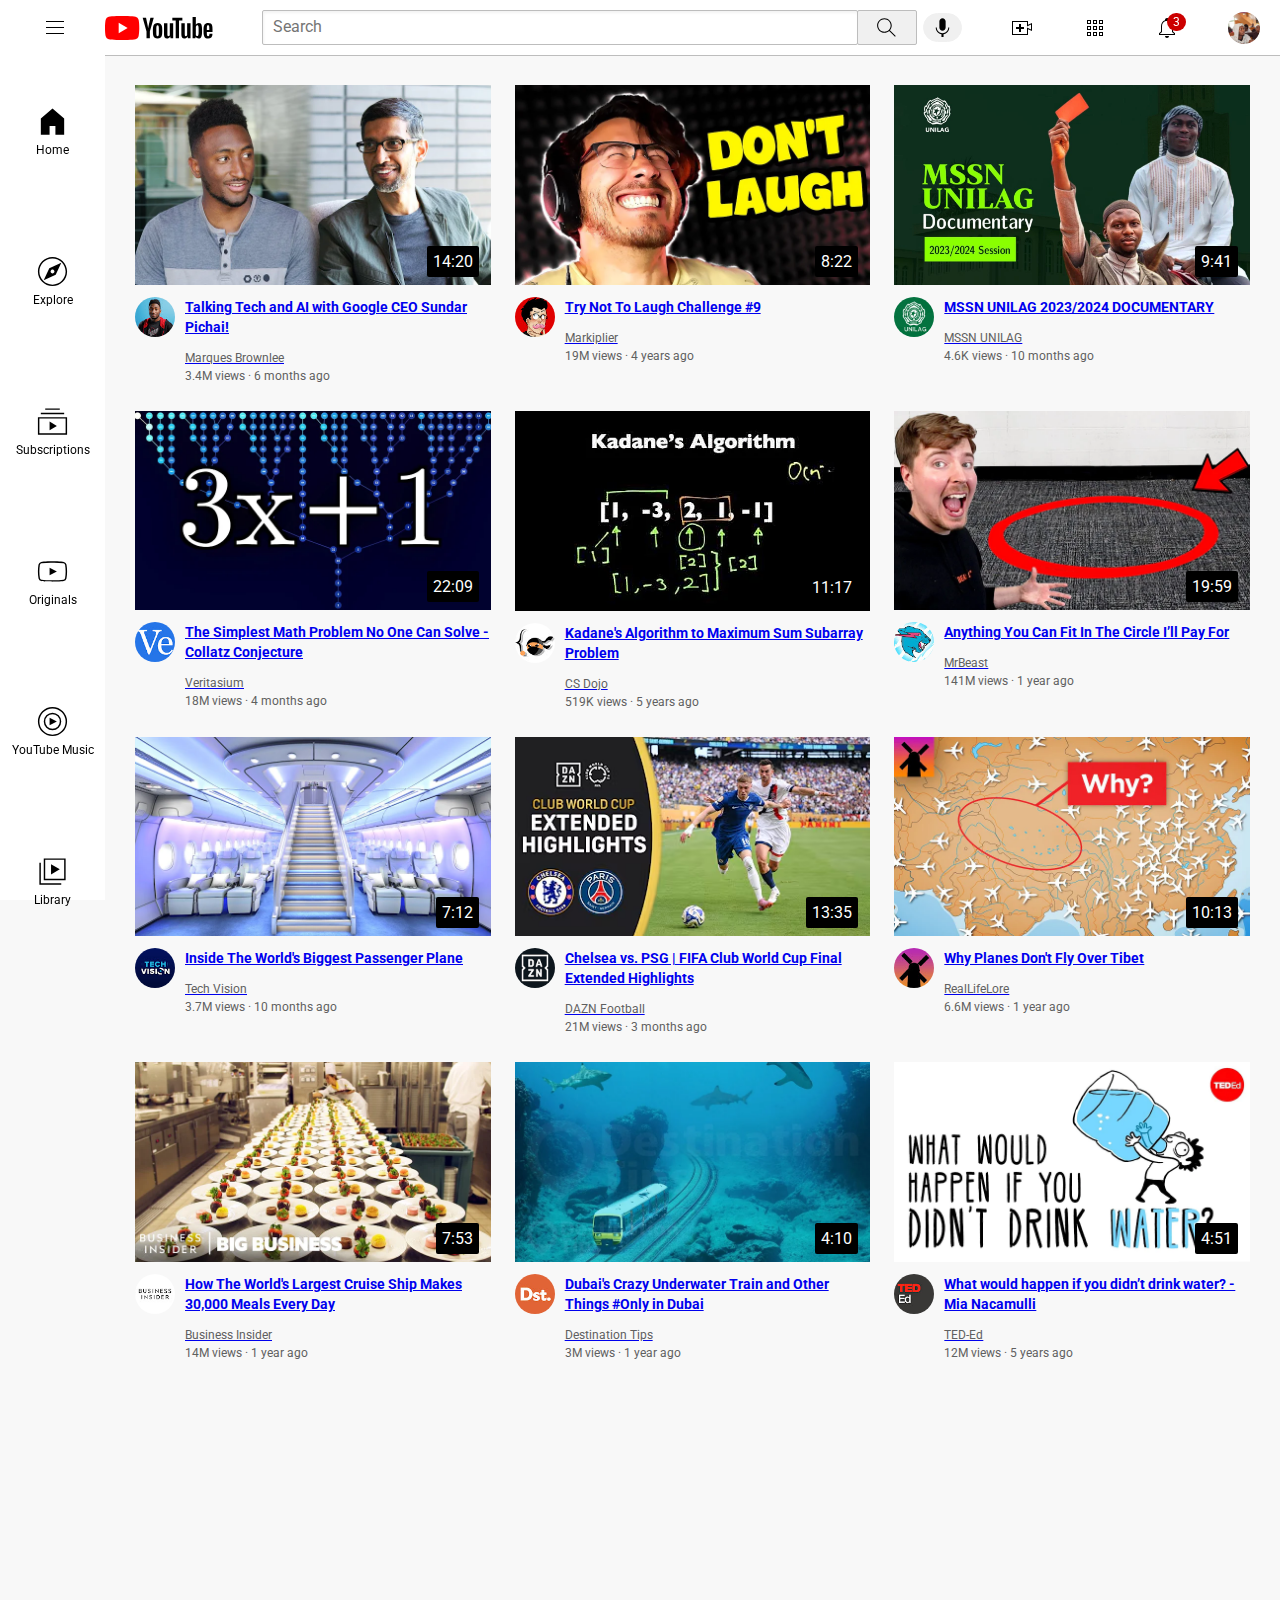
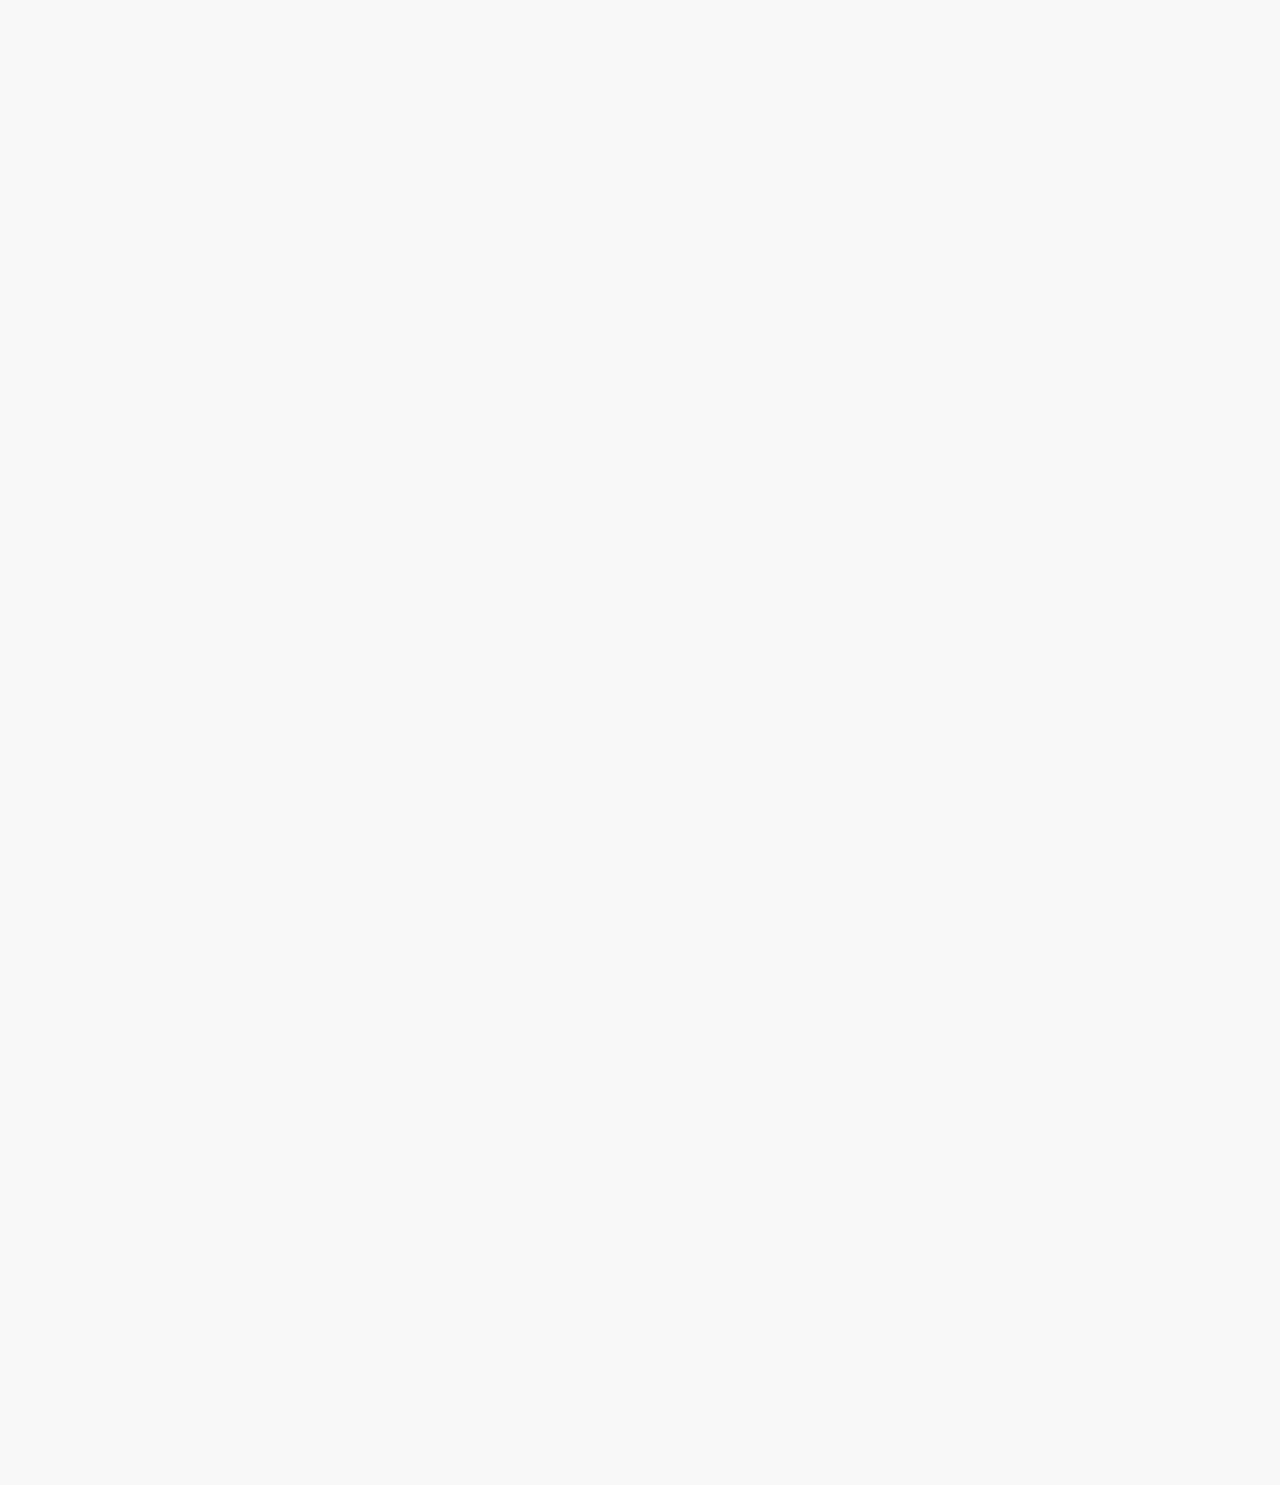
<file: index.html>
<!DOCTYPE html>
<html>

<head>
  <title>YouTube Clone</title>
  <link rel="preconnect" href="https://fonts.googleapis.com">
  <link rel="preconnect" href="https://fonts.gstatic.com" crossorigin>
  <link href="https://fonts.googleapis.com/css2?family=Roboto:ital,wght@0,100..900;1,100..900&display=swap"
    rel="stylesheet">
  <link rel="stylesheet" href="styles/general.css">
  <link rel="stylesheet" href="styles/video.css">
  <link rel="stylesheet" href="styles/header.css">
  <link rel="stylesheet" href="styles/sidebar.css">
  <link rel="icon" type="image/jpg" href="profile-pictures/favicon.jpg">
</head>

<body>
  <header class="header">
    <div class="left-section">
      <img class="hamburger-menu" src="icons/hamburger-menu.svg">
      <img class="youtube-logo" src="icons/youtube-logo.svg">
    </div>
    <div class="middle-section">
      <input class="search-bar" type="text" placeholder="Search">
      <button class="search-button">
        <img class="search-icon" src="icons/search.svg">
        <div class="tooltip">Search</div>
      </button>
      <button class="voice-search-button">
        <img class="voice-search-icon" src="icons/voice-search-icon.svg">
        <div class="tooltip">Search with your voice</div>
      </button>
    </div>
    <div class="right-section">
      <div class="upload-icon-button">
        <img class="upload-icon" src="icons/upload.svg">
        <div class="tooltip">Create</div>
      </div>
      <div class="youtube-apps-button">
        <img class="youtube-apps" src="icons/youtube-apps.svg">
        <div class="tooltip">YouTube Apps</div>
      </div>
      <div class="notifications-icon-counts">
        <div class="notifications-icon-button">
          <img class="notifications-icon" src="icons/notifications.svg">
          <div class="notifications-count">3</div>
          <div class="tooltip">Notifications</div>
        </div>
      </div>
      <img class="channel-profile-picture" src="profile-pictures/Hareymu.jpg">
    </div>
  </header>
  <nav class="sidebar">
    <div class="sidebar-link">
      <img src="icons/home.svg">
      <div>Home</div>
    </div>
    <div class="sidebar-link">
      <img src="icons/explore.svg">
      <div>Explore</div>
    </div>
    <div class="sidebar-link">
      <img src="icons/subscriptions.svg">
      <div>Subscriptions</div>
    </div>
    <div class="sidebar-link">
      <img src="icons/originals.svg">
      <div>Originals</div>
    </div>
    <div class="sidebar-link">
      <img src="icons/youtube-music.svg">
      <div>YouTube Music</div>
    </div>
    <div class="sidebar-link">
      <img src="icons/library.svg">
      <div>Library</div>
    </div>
  </nav>
  <main>
    <section class="video-grid">

    <div class="video1">
      <div class="thumbnail-row">
        <a href="https://www.youtube.com/watch?v=n2RNcPRtAiY" alt="Talking Tech and AI with Google CEO Sundar Pichai">
          <img class="thumbnail" src="thumbnails/thumbnail-1.webp">
        </a>
        <div class="video-time">14:20</div>
      </div>
      <div class="video-info-grid">
        <div class="video1-picture">
          <a href="https://www.youtube.com/c/mkbhd">
            <img class="profile-picture" src="profile-pictures/channel-1.jpeg">
          </a>
        </div>
        <div class="video1-info">
          <a href="https://www.youtube.com/watch?v=n2RNcPRtAiY" alt="Talking Tech and AI with Google CEO Sundar Pichai">
            <p class="video-title">Talking Tech and AI with Google CEO Sundar Pichai!</p>
          </a>
          <a href="https://www.youtube.com/c/mkbhd">
            <p class="video-author">Marques Brownlee</p>
          </a>
          <p class="video-stats">3.4M views · 6 months ago</p>
        </div>
      </div>
    </div>

    <div class="video1">
      <div class="thumbnail-row">
        <a href="https://www.youtube.com/watch?v=mP0RAo9SKZk" alt="Try Not To Laugh Challenge">
          <img class="thumbnail" src="thumbnails/thumbnail-2.webp">
        </a>
        <div class="video-time">8:22</div>
      </div>
      <div class="video-info-grid">
        <div class="video1-picture">
          <a href="https://www.youtube.com/c/markiplier">
            <img class="profile-picture" src="profile-pictures/channel-2.jpeg">
          </a>
        </div>
        <div class="video1-info">
          <a href="https://www.youtube.com/watch?v=mP0RAo9SKZk">
            <p class="video-title">Try Not To Laugh Challenge #9</p>
          </a>
          <a href="https://www.youtube.com/c/markiplier">
            <p class="video-author">Markiplier</p>
          </a>
          <p class="video-stats">19M views · 4 years ago</p>
        </div>
      </div>
    </div>

    <div class="video1">
      <div class="thumbnail-row">
        <a href="https://www.youtube.com/watch?v=xRxHn0nGqZk&t=410s" alt="MSSN UNILAG 2023/2024 DOCUMENTARY">
          <img class="thumbnail" src="thumbnails/thumbnail-3.webp">
        </a>
        <div class="video-time">9:41</div>
      </div>
      <div class="video-info-grid">
        <div class="video1-picture">
          <a href="https://www.youtube.com/@mssn_unilag/featured">
            <img class="profile-picture" src="profile-pictures/channel-3.jpg">
          </a>
        </div>
        <div class="video1-info">
          <a href="https://www.youtube.com/watch?v=xRxHn0nGqZk&t=410s">
            <p class="video-title">MSSN UNILAG 2023/2024 DOCUMENTARY</p>
          </a>
          <a href="https://www.youtube.com/@mssn_unilag/featured">
            <p class="video-author">MSSN UNILAG</p>
          </a>
          <p class="video-stats">4.6K views · 10 months ago</p>
        </div>
      </div>
    </div>

    <div class="video1">
      <div class="thumbnail-row">
        <a href="https://www.youtube.com/watch?v=094y1Z2wpJg" alt="The Simplest Math Problem No One Can Solve">
          <img class="thumbnail" src="thumbnails/thumbnail-4.webp">
        </a>
        <div class="video-time">22:09</div>
      </div>
      <div class="video-info-grid">
        <div class="video1-picture">
          <a href="https://www.youtube.com/c/veritasium">
            <img class="profile-picture" src="profile-pictures/channel-4.jpeg">
          </a>
        </div>
        <div class="video1-info">
          <a href="https://www.youtube.com/watch?v=094y1Z2wpJg">
            <p class="video-title">The Simplest Math Problem No One Can Solve - Collatz Conjecture</p>
          </a>
          <a href="https://www.youtube.com/c/veritasium">
            <p class="video-author">Veritasium</p>
          </a>
          <p class="video-stats">18M views · 4 months ago</p>
        </div>
      </div>
    </div>

    <div class="video1">
      <div class="thumbnail-row">
        <a href="https://www.youtube.com/watch?v=86CQq3pKSUw" alt="Kadane's Algorithm to Maximum Sum Subarray Problem">
          <img class="thumbnail" src="thumbnails/thumbnail-5.webp">
        </a>
        <div class="video-time">11:17</div>
      </div>
      <div class="video-info-grid">
        <div class="video1-picture">
          <a href="https://www.youtube.com/c/CSDojo">
            <img class="profile-picture" src="profile-pictures/channel-5.jpeg">
          </a>
        </div>
        <div class="video1-info">
          <a href="https://www.youtube.com/watch?v=86CQq3pKSUw">
            <p class="video-title">Kadane's Algorithm to Maximum Sum Subarray Problem</p>
          </a>
          <a href="https://www.youtube.com/c/CSDojo">
            <p class="video-author">CS Dojo</p>
          </a>
          <p class="video-stats">519K views · 5 years ago</p>
        </div>
      </div>
    </div>

    <div class="video1">
      <div class="thumbnail-row">
        <a href="https://www.youtube.com/watch?v=yXWw0_UfSFg" alt="Anything You Can Fit In The Circle I’ll Pay For">
          <img class="thumbnail" src="thumbnails/thumbnail-6.webp">
        </a>
        <div class="video-time">19:59</div>
      </div>
      <div class="video-info-grid">
        <div class="video1-picture">
          <a href="https://www.youtube.com/channel/UCX6OQ3DkcsbYNE6H8uQQuVA">
            <img class="profile-picture" src="profile-pictures/channel-6.jpeg">
          </a>
        </div>
        <div class="video1-info">
          <a href="https://www.youtube.com/watch?v=yXWw0_UfSFg">
            <p class="video-title">Anything You Can Fit In The Circle I’ll Pay For</p>
          </a>
          <a href="https://www.youtube.com/channel/UCX6OQ3DkcsbYNE6H8uQQuVA">
            <p class="video-author">MrBeast</p>
          </a>
          <p class="video-stats">141M views · 1 year ago</p>
        </div>
      </div>
    </div>

    <div class="video1">
      <div class="thumbnail-row">
        <a href="https://www.youtube.com/watch?v=lFm4EM1juls&t=2s" alt="Inside The World's Biggest Passenger Plane">
          <img class="thumbnail" src="thumbnails/thumbnail-7.webp">
        </a>
        <div class="video-time">7:12</div>
      </div>
      <div class="video-info-grid">
        <div class="video1-picture">
          <a href="https://www.youtube.com/@adin">
            <img class="profile-picture" src="profile-pictures/channel-7.jpeg">
          </a>
        </div>
        <div class="video1-info">
          <a href="https://www.youtube.com/watch?v=lFm4EM1juls&t=2s">
            <p class="video-title">Inside The World's Biggest Passenger Plane</p>
          </a>
          <a href="https://www.youtube.com/@adin">
            <p class="video-author">Tech Vision</p>
          </a>
          <p class="video-stats">3.7M views · 10 months ago</p>
        </div>
      </div>
    </div>

    <div class="video1">
      <div class="thumbnail-row">
        <a href="https://www.youtube.com/watch?v=A3t_uUgTm5k" alt="Chelsea vs. PSG | FIFA Club World Cup Final Extended Highlights">
          <img class="thumbnail" src="thumbnails/thumbnail-8.avif">
        </a>
        <div class="video-time">13:35</div>
      </div>
      <div class="video-info-grid">
        <div class="video1-picture">
          <a href="https://www.youtube.com/@DAZNFootball">
            <img class="profile-picture" src="profile-pictures/channel-8.jpg">
          </a>
        </div>
        <div class="video1-info">
          <a href="https://www.youtube.com/watch?v=A3t_uUgTm5k">
            <p class="video-title">Chelsea vs. PSG | FIFA Club World Cup Final Extended Highlights</p>
          </a>
          <a href="https://www.youtube.com/@DAZNFootball">
            <p class="video-author">DAZN Football</p>
          </a>
          <p class="video-stats">21M views · 3 months ago</p>
        </div>
      </div>
    </div>

    <div class="video1">
      <div class="thumbnail-row">
        <a href="https://www.youtube.com/watch?v=fNVa1qMbF9Y" alt="Why Planes Don't Fly Over Tibet">
          <img class="thumbnail" src="thumbnails/thumbnail-9.webp">
        </a>
        <div class="video-time">10:13</div>
      </div>
      <div class="video-info-grid">
        <div class="video1-picture">
          <a href="https://www.youtube.com/@RealLifeLore">
            <img class="profile-picture" src="profile-pictures/channel-9.jpeg">
          </a>
        </div>
        <div class="video1-info">
          <a href="https://www.youtube.com/watch?v=fNVa1qMbF9Y">
            <p class="video-title">Why Planes Don't Fly Over Tibet</p>
          </a>
          <a href="https://www.youtube.com/@RealLifeLore">
            <p class="video-author">RealLifeLore</p>
          </a>
          <p class="video-stats">6.6M views · 1 year ago</p>
        </div>
      </div>
    </div>

    <div class="video1">
      <div class="thumbnail-row">
        <a href="https://www.youtube.com/watch?v=R2vXbFp5C9o" alt="How The World's Largest Cruise Ship Makes 30,000 Meals Every Day">
          <img class="thumbnail" src="thumbnails/thumbnail-10.webp">
        </a>
        <div class="video-time">7:53</div>
      </div>
      <div class="video-info-grid">
        <div class="video1-picture">
          <a href="https://www.youtube.com/channel/UCcyq283he07B7_KUX07mmtA">
            <img class="profile-picture" src="profile-pictures/channel-10.jpeg">
          </a>
        </div>
        <div class="video1-info">
          <a href="https://www.youtube.com/watch?v=R2vXbFp5C9o">
            <p class="video-title">How The World's Largest Cruise Ship Makes 30,000 Meals Every Day</p>
          </a>
          <a href="https://www.youtube.com/channel/UCcyq283he07B7_KUX07mmtA">
            <p class="video-author">Business Insider</p>
          </a>
          <p class="video-stats">14M views · 1 year ago</p>
        </div>
      </div>
    </div>

    <div class="video1">
      <div class="thumbnail-row">
        <a href="https://www.youtube.com/watch?v=0nZuYyXET3s" alt="Dubai's Crazy Underwater Train and Other Things #Only in Dubai">
          <img class="thumbnail" src="thumbnails/thumbnail-11.webp">
        </a>
        <div class="video-time">4:10</div>
      </div>
      <div class="video-info-grid">
        <div class="video1-picture">
          <a href="https://www.youtube.com/@Destinationtips">
            <img class="profile-picture" src="profile-pictures/channel-11.jpeg">
          </a>
        </div>
        <div class="video1-info">
          <a href="https://www.youtube.com/watch?v=0nZuYyXET3s">
            <p class="video-title">Dubai's Crazy Underwater Train and Other Things #Only in Dubai</p>
          </a>
          <a href="https://www.youtube.com/@Destinationtips">
            <p class="video-author">Destination Tips</p>
          </a>
          <p class="video-stats">3M views · 1 year ago</p>
        </div>
      </div>
    </div>

    <div class="video1">
      <div class="thumbnail-row">
        <a href="https://www.youtube.com/watch?v=9iMGFqMmUFs" alt="What would happen if you didn’t drink water? - Mia Nacamulli">
          <img class="thumbnail" src="thumbnails/thumbnail-12.webp">
        </a>
        <div class="video-time">4:51</div>
      </div>
      <div class="video-info-grid">
        <div class="video1-picture">
          <a href="https://www.youtube.com/@TEDEd">
            <img class="profile-picture" src="profile-pictures/channel-12.jpeg">
          </a>
        </div>
        <div class="video1-info">
          <a href="https://www.youtube.com/watch?v=9iMGFqMmUFs">
            <p class="video-title">What would happen if you didn’t drink water? - Mia Nacamulli</p>
          </a>
          <a href="https://www.youtube.com/@TEDEd">
            <p class="video-author">TED-Ed</p>
          </a>
          <p class="video-stats">12M views · 5 years ago</p>
        </div>
      </div>
    </div>

</section>
  </main>
</body>

</html>
</file>
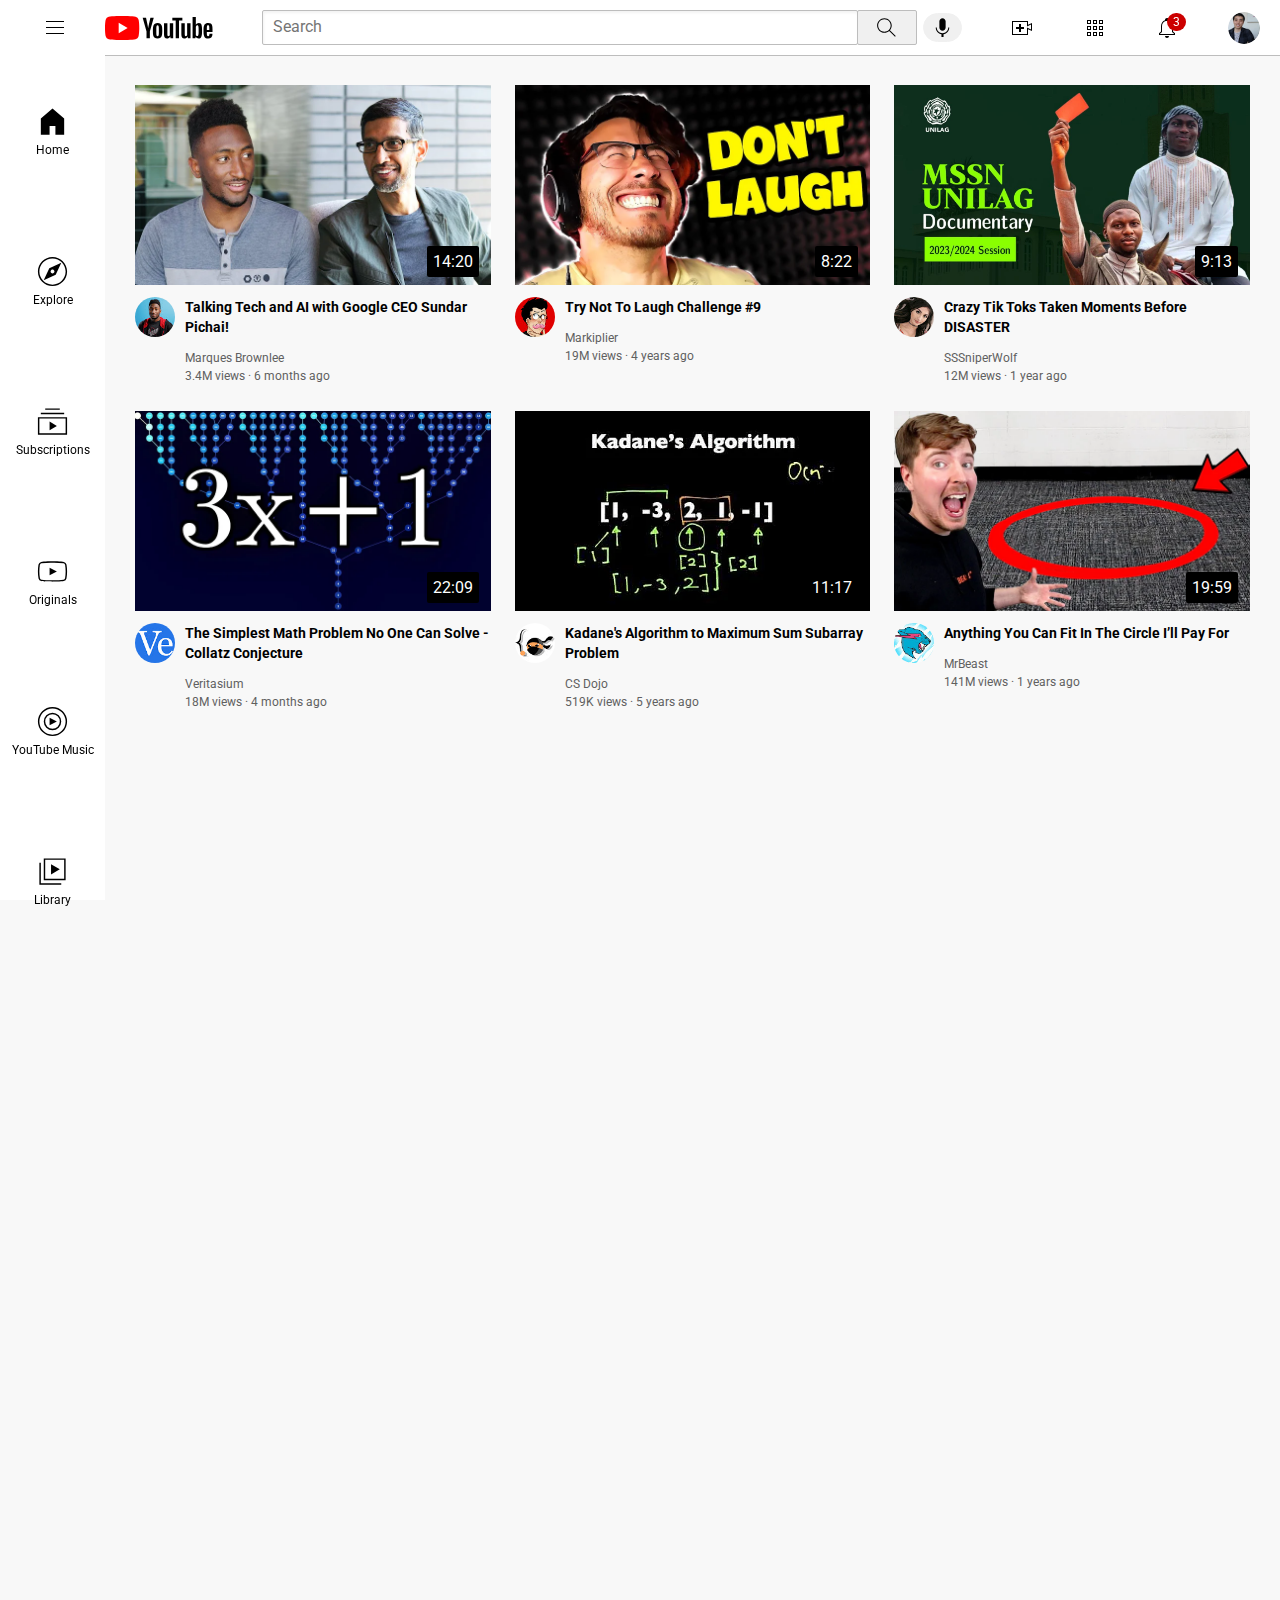
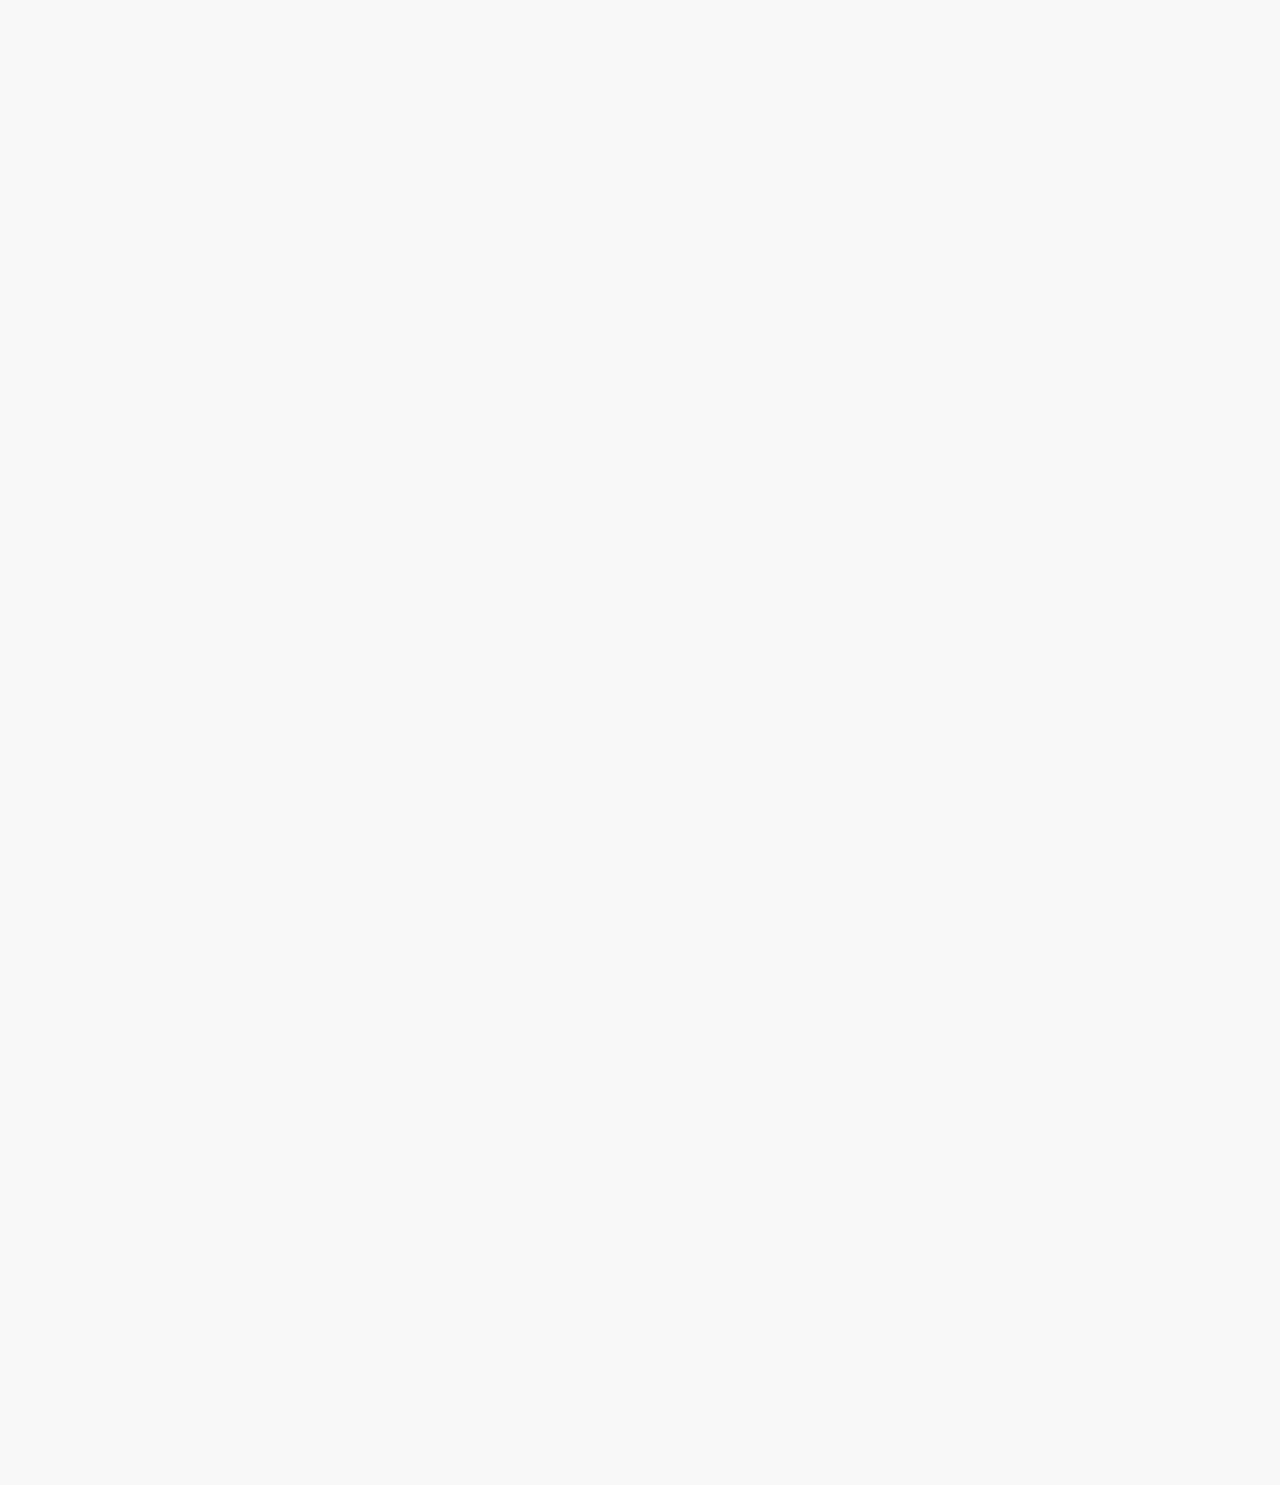
<file: YouTube.html>
<!DOCTYPE html>
<html>
  <head>
    <title>YouTube Clone</title>
    <link rel="preconnect" href="https://fonts.googleapis.com">
    <link rel="preconnect" href="https://fonts.gstatic.com" crossorigin>
    <link href="https://fonts.googleapis.com/css2?family=Roboto:ital,wght@0,100..900;1,100..900&display=swap" rel="stylesheet">
    <link rel="stylesheet" href="styles/general.css">
    <link rel="stylesheet" href="styles/video.css">
    <link rel="stylesheet" href="styles/header.css">
    <link rel="stylesheet" href="styles/sidebar.css">
  </head>
  <body>
    <header class="header">
      <div class="left-section">
        <img class="hamburger-menu" src="icons/hamburger-menu.svg">
        <img class="youtube-logo" src="icons/youtube-logo.svg">
      </div>
      <div class="middle-section">
        <input class="search-bar" type="text" placeholder="Search">
        <button class="search-button">
          <img class="search-icon" src="icons/search.svg">
          <div class="tooltip">Search</div>
        </button>
        <button class="voice-search-button">
          <img class="voice-search-icon" src="icons/voice-search-icon.svg">
          <div class="tooltip">Search with your voice</div>
        </button>
      </div>
      <div class="right-section">
        <div class="upload-icon-button">
          <img class="upload-icon" src="icons/upload.svg">
          <div class="tooltip">Create</div>
        </div>
        <div class="youtube-apps-button">
          <img class="youtube-apps" src="icons/youtube-apps.svg">
          <div class="tooltip">YouTube Apps</div>
        </div>
        <div class="notifications-icon-counts">
          <div class="notifications-icon-button">
            <img class="notifications-icon" src="icons/notifications.svg">
            <div class="notifications-count">3</div>
            <div class="tooltip">Notifications</div>
          </div>
        </div>
        <img class="channel-profile-picture" src="profile-pictures/my-channel.jpeg">
      </div>
    </header>
    <nav class="sidebar">
      <div class="sidebar-link">
        <img src="icons/home.svg">
        <div>Home</div>
      </div>
      <div class="sidebar-link">
        <img src="icons/explore.svg">
        <div>Explore</div>
      </div>
      <div class="sidebar-link">
        <img src="icons/subscriptions.svg">
        <div>Subscriptions</div>
      </div>
      <div class="sidebar-link">
        <img src="icons/originals.svg">
        <div>Originals</div>
      </div>
      <div class="sidebar-link">
        <img src="icons/youtube-music.svg">
        <div>YouTube Music</div>
      </div>
      <div class="sidebar-link">
        <img src="icons/library.svg">
        <div>Library</div>
      </div>
    </nav>
    <main>
      <section class="video-grid">
      <div class="video1">
      <div class="thumbnail-row">
        <img class="thumbnail" src="thumbnails/thumbnail-1.webp">
        <div class="video-time">14:20</div>
      </div>
      <div class="video-info-grid">
        <div class="video1-picture">
          <img class="profile-picture" src="profile-pictures/channel-1.jpeg">
        </div>
        <div class="video1-info">
          <p class="video-title">Talking Tech and AI with Google CEO Sundar Pichai!</p>
          <p class="video-author"> Marques Brownlee</p>
          <p class="video-stats">3.4M views · 6 months ago</p>
        </div>
      </div>
    </div>
    <div class="video1">
      <div class="thumbnail-row">
        <img class="thumbnail" src="thumbnails/thumbnail-2.webp">
        <div class="video-time">8:22</div>
      </div>
      <div class="video-info-grid">
        <div class="video1-picture">
          <img class="profile-picture" src="profile-pictures/channel-2.jpeg">
        </div>
        <div class="video1-info">
          <p class="video-title">Try Not To Laugh Challenge #9</p>
          <p class="video-author">Markiplier</p>
          <p class="video-stats">19M views · 4 years ago</p>
        </div>
      </div>
    </div>
    <div class="video1">
      <div class="thumbnail-row">
        <img class="thumbnail" src="thumbnails/thumbnail-3.webp">
        <div class="video-time">9:13</div>
      </div>
      <div class="video-info-grid">
        <div class="video1-picture">
          <img class="profile-picture" src="profile-pictures/channel-3.jpeg">
        </div>
        <div class="video1-info">
          <p class="video-title">Crazy Tik Toks Taken Moments Before DISASTER</p>
          <p class="video-author">SSSniperWolf</p>
          <p class="video-stats">12M views · 1 year ago</p>
        </div>
      </div>
    </div>
    <div class="video1">
      <div class="thumbnail-row">
        <img class="thumbnail" src="thumbnails/thumbnail-4.webp">
        <div class="video-time">22:09</div>
      </div>
      <div class="video-info-grid">
        <div class="video1-picture">
          <img class="profile-picture" src="profile-pictures/channel-4.jpeg">
        </div>
        <div class="video1-info">
          <p class="video-title">The Simplest Math Problem No One Can Solve - Collatz Conjecture</p>
          <p class="video-author">Veritasium</p>
          <p class="video-stats">18M views · 4 months ago</p>
        </div>
      </div>
    </div>
    <div class="video1">
      <div class="thumbnail-row">
        <img class="thumbnail" src="thumbnails/thumbnail-5.webp">
        <div class="video-time">11:17</div>
      </div>
      <div class="video-info-grid">
        <div class="video1-picture">
          <img class="profile-picture" src="profile-pictures/channel-5.jpeg">
        </div>
        <div class="video1-info">
          <p class="video-title">Kadane's Algorithm to Maximum Sum Subarray Problem</p>
          <p class="video-author"> CS Dojo</p>
          <p class="video-stats">519K views · 5 years ago</p>
        </div>
      </div>
    </div>
    <div class="video1">
      <div class="thumbnail-row">
        <img class="thumbnail" src="thumbnails/thumbnail-6.webp">
        <div class="video-time">19:59</div>
      </div>
      <div class="video-info-grid">
        <div class="video1-picture">
          <img class="profile-picture" src="profile-pictures/channel-6.jpeg">
        </div>
        <div class="video1-info">
          <p class="video-title">Anything You Can Fit In The Circle I’ll Pay For</p>
          <p class="video-author">MrBeast</p>
          <p class="video-stats">141M views · 1 years ago</p>
        </div>
      </div>
    </section>
  </main>
  </body>
</html>
</file>
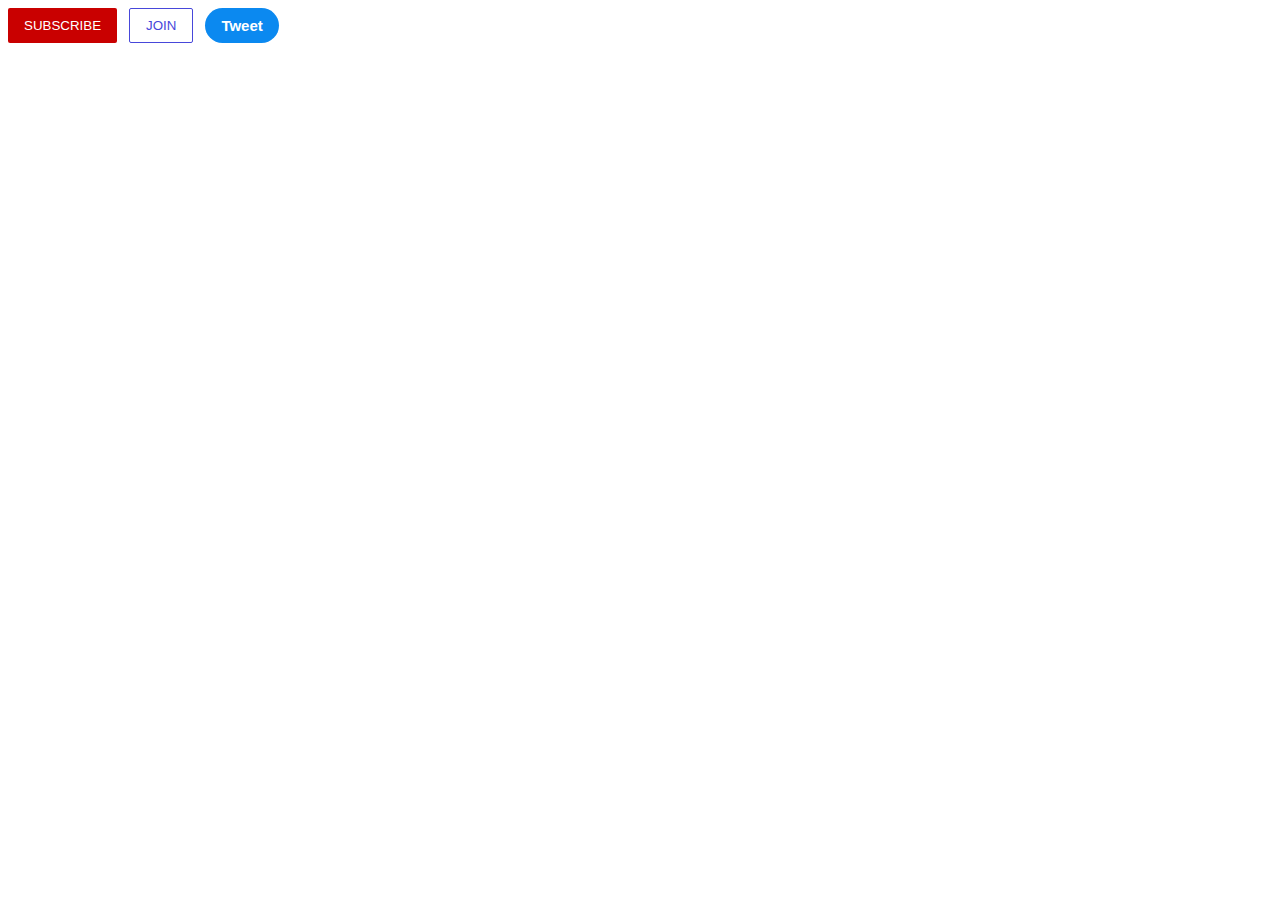
<file: intro-to-html/buttons.html>
<!DOCTYPE html>
<html>
  <head>
    <title>
      Practice Buttons
    </title>
    <link rel="stylesheet" href="buttons.css">
  </head>
  <body>
    <button class="subscribe-button">SUBSCRIBE</button>
    <button class="join-button">JOIN</button>
    <button class="tweet-button">Tweet</button>
  </body>
</html>
</file>
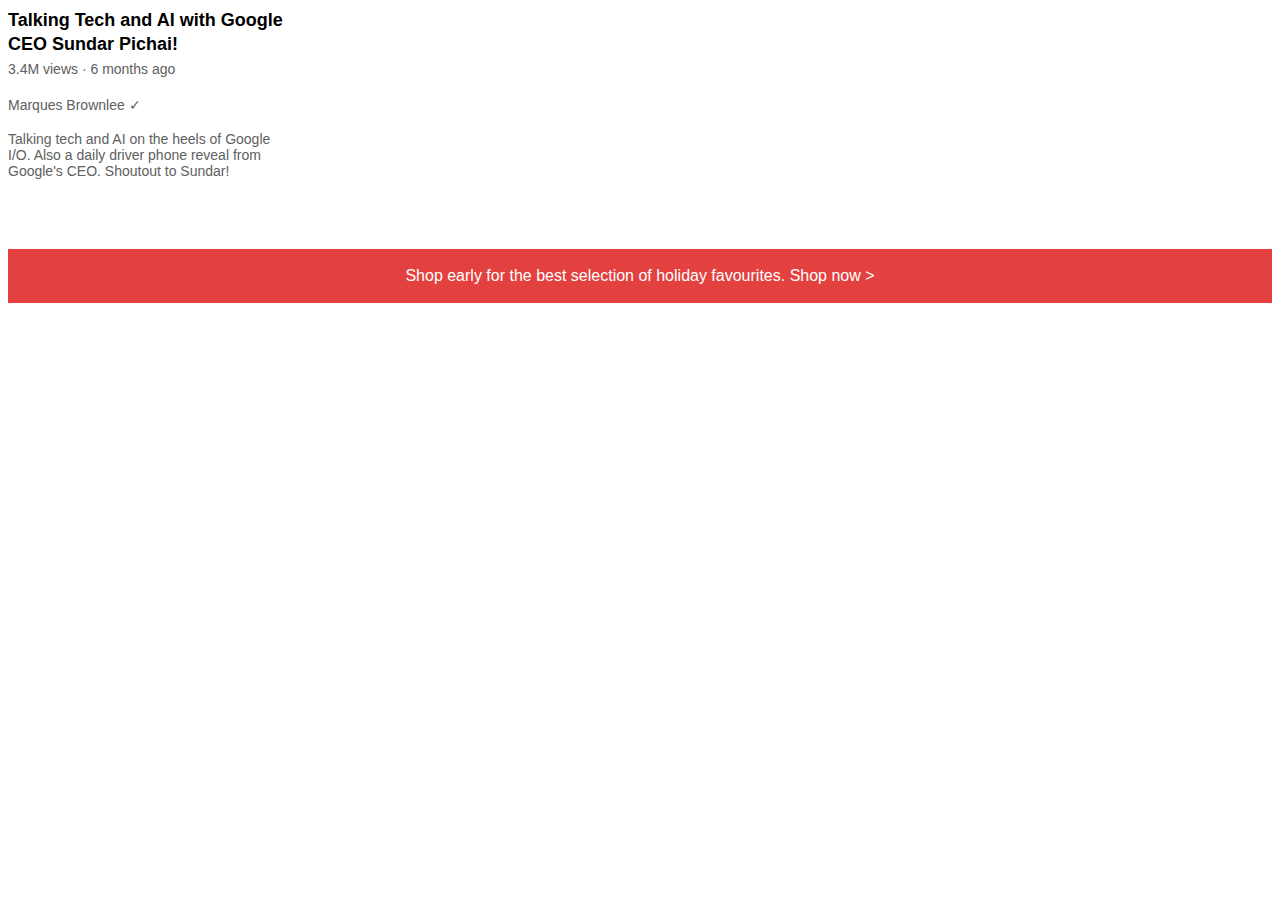
<file: intro-to-html/text.html>
<!DOCTYPE html>
<html>
  <head>
    <title>Text Practice</title>
    <link rel="stylesheet" href="styles/text.css">
  </head>
  <body>
    <p class="video-title">
  Talking Tech and AI with Google CEO Sundar Pichai!
</p>

<p class="video-stats">
  3.4M views &middot; 6 months ago
</p>

<p class="video-author">
  Marques Brownlee &#10003;
</p>

<p class="video-description">
  Talking tech and AI on the heels of Google I/O. Also a daily driver phone reveal from Google's CEO. Shoutout to Sundar!
</p>

<p class="apple-shopping">
  Shop early for the best selection of holiday favourites. <span class="shop-now">Shop now &gt;</span>
</p>
  </body>
</html>
</file>
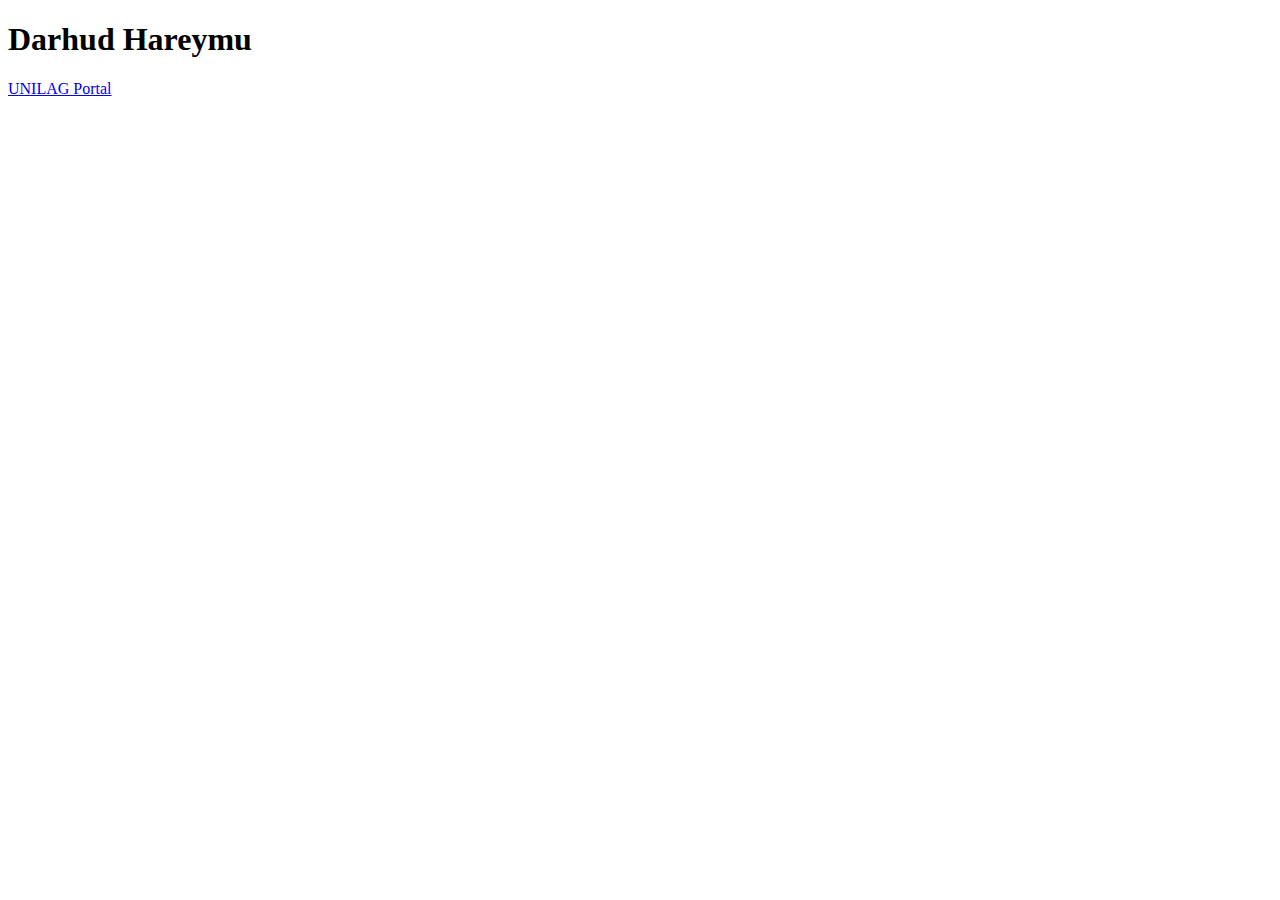
<file: intro-to-html/website.html>
<!DOCTYPE html>
<html>
  <head>
    <title>
      Hareymu
    </title>
  </head>
  <body>
     <h1>
      <strong>Darhud Hareymu</strong>
     </h1>
<a href="https://studentportal.unilag.edu.ng/login" target="_blank">
  UNILAG Portal
</a>
  </body>
</html>
</file>
<file: styles/general.css>
p {
  font-family: Roboto, Arial;
}
body {
  margin: 0;
  height: 3000px;
  padding-top: 85px;
  padding-left: 135px;
  padding-right: 30px;
  background-color: rgb(248, 248, 248);
}
</file>
<file: styles/video.css>
.thumbnail {
  width: 100%;
}
.thumbnail-row {
  position: relative;
}
.video-time {
  position: absolute;
  background-color: black;
  color: white;
  bottom: 12px;
  right: 12px;
  padding: 6px;
  font-family: Roboto, Arial;
  font-size: 16px;
  font-weight: 500px;
  border-radius: 2px;
}
.video-info-grid {
  display: grid;
  grid-template-columns: 50px 1fr;
  margin-top: 8px;
}
.profile-picture {
  width: 40px;
  border-radius: 50px;
}
.video-title {
  font-weight: bold;
  font-size: 14px;
  margin-top: 0;
  line-height: 20px;
}
.video-author {
  color: rgb(96, 96, 96);
  margin-top: 10px;
  margin-bottom: 0;
  font-size: 12px;
}
.video-stats {
  color: rgb(96, 96, 96);
  margin-top: 4px;
  font-size: 12px;
}
.video-grid {
  display: grid;
  grid-template-columns: 1fr 1fr 1fr;
  column-gap: 24px;
  row-gap: 16px;
}
@media (max-width: 850px) {
  .video-grid {
  grid-template-columns: 1fr 1fr;
  }
}
@media (min-width: 851px) and (max-width:1299px) {
  .video-grid {
  grid-template-columns: 1fr 1fr 1fr;
  }
}
@media (min-width: 1300px) {
  .video-grid {
  grid-template-columns: 1fr 1fr 1fr 1fr;
  }
}
</file>
<file: styles/header.css>
.header {
  height: 55px;
  display: flex;
  flex-direction: row;
  justify-content: space-between;
  position: fixed;
  top: 0;
  right: 0;
  left: 0;
  background-color: white;
  border-bottom-width: 1px;
  border-bottom-style: solid;
  border-bottom-color: rgb(189, 189, 189);
  z-index: 100;
}
.left-section {
  display: flex;
  align-items: center;
}
.hamburger-menu {
  height: 24px;
  margin-left: 20px;
  margin-right: 20px;
  padding-left: 23px;
}
.youtube-logo {
  height: 24px;
  padding-left: 18px;
}
.middle-section {
  flex: 1;
  margin-left: 8px;
  margin-right: 8px;
  max-width: 700px;
  display: flex;
  align-items: center;
}
.search-bar {
  flex:1;
  height: 31px;
  border-width: 1px;
  border-style: solid;
  border-color: rgb(189, 189, 189);
  padding-left: 10px;
  border-radius: 2px;
  box-shadow: inset 1px 2px 3px rgba(0, 0, 0, 0.05);
  width: 0;
}
.search-bar::placeholder{
  font-family: Roboto, Arial;
  font-size: 16px;
}
.search-button {
  height: 35px;
  width: 60px;
  background-color: rgb(240, 240, 240);
  border-width: 1px;
  border-style: solid;
  border-color: rgb(189, 189, 189);
  margin-left: -1px;
  border-radius: 2px;
}
.search-button,
.voice-search-button,
.upload-icon-button,
.youtube-apps-button,
.notifications-icon-button {
  display: flex;
  justify-content: center;
  align-items: center;
  position:relative;
  cursor: pointer;
}
.search-button .tooltip,
.voice-search-button .tooltip,
.upload-icon-button .tooltip,
.youtube-apps-button .tooltip,
.notifications-icon-button .tooltip {
  font-family: Roboto, Arial;
  position: absolute;
  background-color: gray;
  color: white;
  padding-left: 6px;
  padding-right: 6px;
  padding-top: 4px;
  padding-bottom: 4px;
  font-size: 12px;
  border-radius: 2px;
  bottom: -30px;
  opacity: 0;
  transition: opacity 0.15s;
  pointer-events: none;
  white-space: nowrap;
}
.search-button:hover .tooltip,
.voice-search-button:hover .tooltip,
.upload-icon-button:hover .tooltip,
.youtube-apps-button:hover .tooltip,
.notifications-icon-button:hover .tooltip {
  opacity: 1;
}
.search-icon {
  height: 25px;
}
.voice-search-button {
  background-color: rgb(240, 240, 240);
  border-width: 1px;
  border-style: solid;
  border-color: rgb(240, 240, 240);
  border-radius: 30px;
  margin-left: 6px;
  position: relative;
}
.voice-search-icon {
  height: 25px;
}
.right-section {
  width: 250px;
  display: flex;
  justify-content: space-between;
  align-items: center;
  margin-right: 20px;
  flex-shrink: 0;
}
.upload-icon {
  height: 24px;
}
.youtube-apps {
  height: 24px;
}
.notifications-icon {
  height: 24px;
}
.notifications-icon-counts {
  position: relative;
}
.notifications-count {
  position: absolute;
  background-color: rgb(204, 0, 0);
  color: white;
  top: -3px;
  right: -7px;
  padding-right: 6px;
  padding-left: 6px;
  padding-top: 2px;
  padding-bottom: 2px;
  font-family: Roboto, Arial;
  font-size: 12px;
  font-weight: 500px;
  border-radius: 16px;
}
.channel-profile-picture {
  height: 32px;
  border-radius: 16px;
}
</file>
<file: styles/sidebar.css>
.sidebar {
  position: fixed;
  top: 55px;
  bottom: 0;
  left: 0;
  background-color: white;
  width: 105px;
  z-index: 200;
}
.sidebar-link {
  height: 150px;
  display: flex;
  justify-content: center;
  align-items: center;
  flex-direction: column;
}
.sidebar-link:hover {
  background-color: rgb(214, 212, 212);
  cursor: pointer;
}
.sidebar-link img {
  height: 35px;
  margin-bottom: 4px;
}
.sidebar-link div {
  font-family: Roboto, Arial;
  font-size: 12px;
}
</file>
<file: intro-to-html/buttons.css>
.subscribe-button {
    background-color: rgb(201, 0, 0);
    color: white;
    border: none;
    padding-right: 16px;
    padding-left: 16px;
    padding-bottom: 10px;
    padding-top: 10px;
    border-radius: 2px;
    cursor: pointer;
    transition: opacity 0.15s;
    vertical-align: top;
  }
  .subscribe-button:hover {
    opacity: 0.8;
  }
  .subscribe-button:active {
    opacity: 0.5;
  }
  .join-button {
    background-color: white;
    border-color: rgb(71, 71, 218);
    border-radius: 2px;
    color: rgb(71, 71, 218);
    border-style: solid;
    padding-right: 16px;
    padding-left: 16px;
    padding-bottom: 9px;
    padding-top: 9px;
    border-width: 1px;
    margin-left: 8px;
    cursor: pointer;
    transition: background-color 1s, color 1s;
    vertical-align: top;
  }
  .join-button:hover {
    background-color: rgb(71, 71, 218);
    color: white;
  }
  .join-button:active {
    opacity: 0.5;
  }
  .tweet-button {
    background-color: rgb(11, 137, 240);
    color: white;
    padding-right: 16px;
    padding-left: 16px;
    padding-bottom: 9px;
    padding-top: 9px;
    border: none;
    border-radius: 18px;
    font-weight: bold;
    font-size: 15px;
    cursor: pointer;
    margin-left: 8px;
    transition: box-shadow 0.15s;
    vertical-align: top;
  }
  .tweet-button:hover {
    box-shadow: 5px 5px 10px rgba(0, 0, 0, 0.15);
  }
  .tweet-button:active {
    opacity: 0.5;
  }
</file>
<file: intro-to-html/styles/text.css>
p {
    font-family: Arial;
    margin-top: 0;
    margin-bottom: 0;
  }
  .video-title {
    font-weight: bold;
    font-size: 18px;
    width: 284px;
    line-height: 24px;
    margin-bottom: 5px;
}
  .video-stats {
    font-family: Arial;
    font-size: 14px;
    color: rgb(96, 96, 96);
    margin-bottom: 20px;
  }
  .video-author {
    font-family: Arial;
    font-size: 14px;
    color: rgb(96, 96, 96);
    margin-bottom: 18px;
  }
  .video-description {
    font-family: Arial;
    font-size: 14px;
    width: 284px;
    color: rgb(96, 96, 96);
    margin-bottom: 70px;
  }
  .apple-shopping {
    background-color: rgb(227, 65, 64);
    color: white;
    padding-top: 18px;
    padding-bottom: 18px;
    text-align: center;
  }
  .shop-now:hover {
    text-decoration: underline;
    cursor: pointer;
  }
</file>
